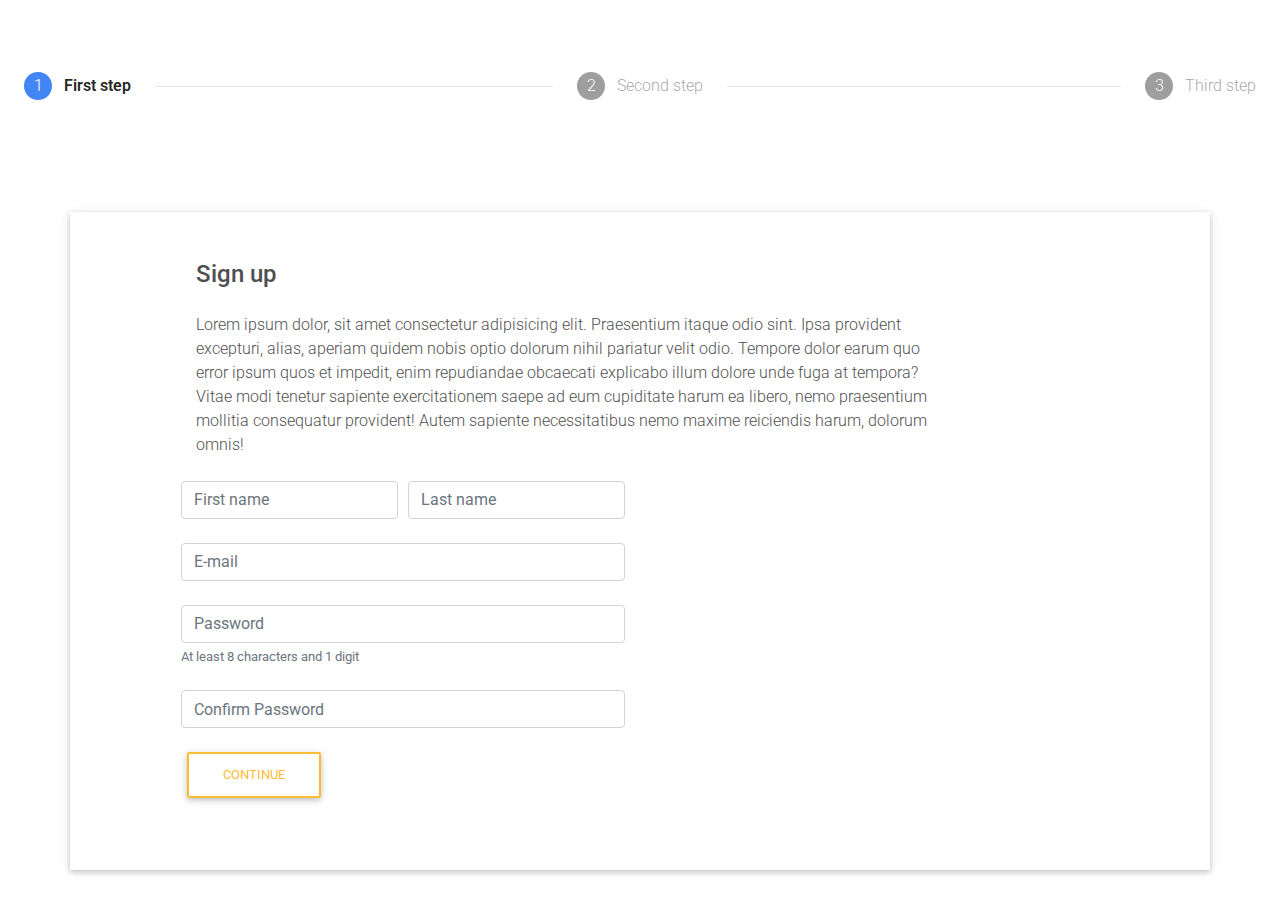
<file: Object/index.html>
<!DOCTYPE html>
<html lang="en">
<head>
  <meta charset="UTF-8">
  <meta name="viewport" content="width=device-width, initial-scale=1, shrink-to-fit=no">
  <meta http-equiv="x-ua-compatible" content="ie=edge">
  <title>Material Design for Bootstrap</title>
  <!-- MDB icon -->
  <link rel="icon" href="img/mdb-favicon.ico" type="image/x-icon">
  <!-- Font Awesome -->
  <link rel="stylesheet" href="https://use.fontawesome.com/releases/v5.11.2/css/all.css">
  <!-- Google Fonts Roboto -->
  <link rel="stylesheet" href="https://fonts.googleapis.com/css?family=Roboto:300,400,500,700&display=swap">
  <!-- Bootstrap core CSS -->
  <link rel="stylesheet" href="css/bootstrap.min.css">
  <!-- Material Design Bootstrap -->
  <link rel="stylesheet" href="css/mdb.min.css">
  <!-- Your custom styles (optional) -->
  <link rel="stylesheet" href="css/style.css">

  <!-- <link rel="stylesheet" href="css/resumeStyle.css">` -->
</head>
<body>

  <!-- Start your project here-->
  <!-- Horizontal Steppers -->
<div id="step" class="row">
  <div class="col-md-12">

    <!-- Stepers Wrapper -->
    <ul class="stepper stepper-horizontal">

      <!-- First Step -->
      <li id="step1" class="active">
        <a href="#!">
          <span class="circle">1</span>
          <span class="label">First step</span>
        </a>
      </li>

      <!-- Second Step -->
      <li id="step2" class="">
        <a href="#!">
          <span class="circle">2</span>
          <span class="label">Second step</span>
        </a>
      </li>

      <!-- Third Step -->
      <li id="step3" class="">
        <a href="#!">
          <span class="circle">3</span>
          <span class="label">Third step</span>
        </a>
      </li>

    </ul>
    <!-- /.Stepers Wrapper -->

  </div>
</div>
<!-- /.Horizontal Steppers -->
  
  <!-- 1st Page -->

  <div class="container my-5 py-5 z-depth-1 pages" id="page1">

 
    <!--Section: Content-->
    <section class="px-md-5 mx-md-5 text-center text-lg-left dark-grey-text">

        <!--Grid column-->
        <div class="col-md-10">

                    <!-- Default form register -->
                    <form class="text-lg-left" id="form1" action="#!">

                      <p class="h4 mb-4">Sign up</p>
                      <p class="mb-4">Lorem ipsum dolor, sit amet consectetur adipisicing elit. Praesentium itaque odio sint. Ipsa provident excepturi, alias, aperiam quidem nobis optio dolorum nihil pariatur velit odio. Tempore dolor earum quo error ipsum quos et impedit, enim repudiandae obcaecati explicabo illum dolore unde fuga at tempora? Vitae modi tenetur sapiente exercitationem saepe ad eum cupiditate harum ea libero, nemo praesentium mollitia consequatur provident! Autem sapiente necessitatibus nemo maxime reiciendis harum, dolorum omnis!</p>
                    </div>                
      <!--Grid row-->
    <div class="row d-flex justify-content-left">

      <!--Grid column-->
      <div class="col-md-6">    
                  
                      <div class="form-row mb-4">
                        <div class="col">
                          <!-- First name -->
                          <input required type="text" id="fname" class="form-control" placeholder="First name">
                        </div>
                        <div class="col">
                          <!-- Last name -->
                          <input required type="text" id="lname" class="form-control" placeholder="Last name" value="">
                        </div>
                      </div>
          
                      <!-- E-mail -->
                      <input required type="email" id="email" class="form-control mb-4" placeholder="E-mail">
          
                      <!-- Password -->
                      <input required type="password" id="defaultRegisterFormPassword" class="form-control" placeholder="Password"
                        aria-describedby="defaultRegisterFormPasswordHelpBlock">
                      <small id="defaultRegisterFormPasswordHelpBlock" class="form-text text-muted mb-4">
                        At least 8 characters and 1 digit
                      </small>

                      <input required type="password" id="defaultRegisterFormPassword" class="form-control" placeholder="Confirm Password"
                        aria-describedby="defaultRegisterFormPasswordHelpBlock">

          
                      <!-- Sign up button -->
                      <div class="float-left"><button class="btn my-4 btn-outline-warning waves-effect cont" type="submit">Continue</button></div>

          
                    </form>
                    <!-- Default form register-->
                    <form class="text-lg-left" action="#!">

                      
                    </form>

        </div>
        <!--Grid column-->

      </div>
      <!--Grid row-->


    </section>
    <!--Section: Content-->


  </div>

  <!-- Page 1 Finish -->

  <!-- 2nd Page -->

  <div class="container my-5 py-5 z-depth-1 hide" id="page2">

 
    <!--Section: Content-->
    <section class="px-md-5 mx-md-5 text-center text-lg-left dark-grey-text">
        <!--Grid column-->
        <div class="col-md-10">

                    <!-- Default form register -->
                    <form class="text-lg-left" id="form2" action="#!">

                      <p class="h4 mb-4">Sign up</p>
                      <p class="mb-4">Lorem ipsum dolor, sit amet consectetur adipisicing elit. Praesentium itaque odio sint. Ipsa provident excepturi, alias, aperiam quidem nobis optio dolorum nihil pariatur velit odio. Tempore dolor earum quo error ipsum quos et impedit, enim repudiandae obcaecati explicabo illum dolore unde fuga at tempora? Vitae modi tenetur sapiente exercitationem saepe ad eum cupiditate harum ea libero, nemo praesentium mollitia consequatur provident! Autem sapiente necessitatibus nemo maxime reiciendis harum, dolorum omnis!</p>
                    </div>                  
    <!--Grid row-->
    <div class="row d-flex justify-content-left">

      <!--Grid column-->
      <div class="col-md-6">
                      <select required class="browser-default custom-select mb-2" id="nearOfc">
                        <option>Office</option>
                        <option value="Gfk Etilize">Gfk Etilize</option>
                        <option value="P&G">P&G</option>
                      </select>
                      <!-- Add -->
                      <input required type="text" id="add" class="form-control mb-2" placeholder="Address*">
                      <!-- Add2 -->
                      <input type="text" id="add2" class="form-control mb-2" placeholder="Address 2*">
      
                      <!-- city -->
                      <input required type="text" id="city" class="form-control mb-2" placeholder="City*">
                      <div class="mb-2 font-weight-bold">Where will you relocate to?</div>
                        <select required id="state" class="browser-default custom-select mb-2" size="3" multiple>
                          <option>--State--</option>
                          <option value="Sindh">Sindh</option>
                          <option value="Punjab">Punjab</option>
                          <option value="Balochistan">Balochistan</option>
                          <option value="KPK">KPK</option>
                          <option value="Gilgit">Gilgit</option>
                        </select>

                        <select required id="country" class="browser-default custom-select mb-2" size="3" multiple>
                          <option>--Country--</option>
                          <option value="Pakistan">Pakistan</option>
                          <option value="Bangladesh">Bangladesh</option>
                          <option value="Srilanka">Srilanka</option>
                        </select>

                        <input type="text" id="code" class="form-control mb-2" placeholder="Post Card">

                         <!-- Phone number -->
                      <input required type="number" id="phone" class="form-control mb-2" placeholder="Phone number"
                        aria-describedby="defaultRegisterFormPhoneHelpBlock">
                      <input required type="number" id="mobile" class="form-control mb-2" placeholder="Mobile number"
                      aria-describedby="defaultRegisterFormPhoneHelpBlock">
          
                      <!-- Sign up button -->
                      <div class="float-left"><button class="btn my-2 btn-outline-warning waves-effect cont" type="submit">Continue</button></div>
                      <div class="float-right"><button id="p2Bbtn" class="btn my-2 btn-outline-dark waves-effect back" type="button">Back</button></div>
          
          
                    </form>
                    <!-- Default form register-->

        </div>
        <!--Grid column-->

      </div>
      <!--Grid row-->


    </section>
    <!--Section: Content-->


  </div>

  <!-- 2nd Page Finish -->

  <!-- 3rd Page -->

  <div class="container my-5 py-5 z-depth-1 hide" id="page3">

 
    <!--Section: Content-->
    <section class="px-md-5 mx-md-5 text-center text-lg-left dark-grey-text">

      <div class="col-md-10">

                    <!-- Default form register -->
                    <form class="text-lg-left" id="form3" action="#!">

                      <p class="h4 mb-4">Sign up</p>
                      <p class="mb-4">Lorem ipsum dolor, sit amet consectetur adipisicing elit. Praesentium itaque odio sint. Ipsa provident excepturi, alias, aperiam quidem nobis optio dolorum nihil pariatur velit odio. Tempore dolor earum quo error ipsum quos et impedit, enim repudiandae obcaecati explicabo illum dolore unde fuga at tempora? Vitae modi tenetur sapiente exercitationem saepe ad eum cupiditate harum ea libero, nemo praesentium mollitia consequatur provident! Autem sapiente necessitatibus nemo maxime reiciendis harum, dolorum omnis!</p>
                    </div>
                      <!--Grid row-->
                <div class="row d-flex justify-content-left">

                  <!--Grid column-->
                  <div class="col-md-6">

                      <select required id="categories" class="browser-default custom-select mb-2">
                        <option>--Categories--</option>
                        <option value="Engineering">Engineering</option>
                        <option value="Finace">Finace</option>
                        <option value="Marketing">Marketing</option>
                      </select>
                      <!-- Job title -->
                      <input required id="title" type="text" class="form-control mb-2" placeholder="Job title">
                      
                      <div class="mb-2 font-weight-bold">Where will you relocate to?</div>

                        <!-- location -->
                        <select required id="location" class="browser-default custom-select mb-2" size="3" multiple>
                          <option>Open this select menu</option>
                          <option value="Sindh">Sindh</option>
                          <option value="Punjab">Punjab</option>
                          <option value="Balochistan">Balochistan</option>
                          <option value="KPK">KPK</option>
                          <option value="Gilgit">Gilgit</option>
                        </select>

                        <!-- Experience -->
                        <select id="experience" class="browser-default custom-select mb-2" size="3" multiple>
                          <option>Years of Experience</option>
                          <option value="0">0</option>
                          <option value="1">1</option>
                          <option value="2">2</option>
                        </select>

                        <div class="mb-2 font-weight-bold">Countries Authorized to work in</div>
                        
                        <!-- country -->
                        <select required id="authorizeCountry" class="browser-default custom-select mb-2">
                          <option>--Countries--</option>
                          <option value="Canada">Canada</option>
                          <option value="USA">USA</option>
                          <option value="UK">UK</option>
                          <option value="Pakistan">Pakistan</option>
                          <option value="Germany">Germany</option>
                        </select>

                        <!-- website -->
                        <input type="text" id="website" class="form-control mb-2" placeholder="Website">
                        
                        <!-- Age -->
                        <select required id="age" class="browser-default custom-select mb-2">
                          <option selected>--Age--</option>
                          <option value="23">23</option>
                          <option value="24">24</option>
                          <option value="25">25</option>
                        </select>

                        <div class="mb-2 font-weight-bold">If you selected "Other" please enter specific information below</div>
                        
                        <input id="other" type="text" class="form-control mb-2">
                        
                        <div class="mb-2 font-weight-bold">Picture</div>
                        <div class="input-group mb-2">
                          <div class="input-group-prepend">
                            <span class="input-group-text" id="upload">Upload</span>
                          </div>
                          <div class="custom-file">
                            <input type="file" class="custom-file-input" id="file"
                              aria-describedby="inputGroupFileAddon01">
                            <label class="custom-file-label" for="file">Choose file</label>
                          </div>
                        </div>

                        <div class="mb-4">Upload your profile picture</div>

                        <div class="form-check">
                          <input required type="checkbox" class="form-check-input" id="Terms&condition">
                          <small class="form-text text-muted mb-4">
                            <label class="form-check-label">I have read and agree to a <a href="#materialRegisterFormNewsletter">Terms & Conditions</a></label>
                          </small>
                      </div>
                         
                      <!-- Sign up button -->
                      <div class="float-left"><button class="btn my-2 btn-outline-success waves-effect" type="submit">Submit</button></div>
                      <!-- <button class="btn my-2 btn-outline-success waves-effect" type="submit">Submit</button> -->
                      <div class="float-right"><button id="p3Bbtn" class="btn my-2 btn-outline-dark waves-effect back" type="button">Back</button></div>
                      <button type="button" id="createResume" class="btn btn-default btn-lg btn-block mt-6" disabled>Create Resume</button>
                    </form>

                    <!-- Default form register-->
                    <form class="text-lg-left" action="#!">

                    </form>

        </div>
        <!--Grid column-->

      </div>
      <!--Grid row-->

    </section>
    <!--Section: Content-->

  </div>

  <!-- 3rd Page Finish -->


  <!-- Sample Resume -->
<div id="resume" class="container hide">
<div id="header"></div>
<div class="left"></div>
<div class="stuff">
  <br><br>
  <h1 id="uName">Resume</h1>
  <h2 id="jobTitle">Emily</h2>
  <hr />
  <br>
  <p class="head">Interests</p>
  <ul>
    <li>Drawing</li>
    <li>Photography</li>
    <li>Design</li>
    <li>Programming</li>
    <li>Computer Science</li>
  </ul>
  <p class="head">Skills</p>
  <ul>
    <li>Web Design with HTML & CSS</li>
  </ul>
  <p class="head">Education</p>
  <ul>
    <a href="http://www.wiltonhighschool.org/pages/Wilton_High_School">
      <li>Wilton High School</li>
    </a>
    <!--Link-->
    <a href="https://www.silvermineart.org/">
      <li>Silvermine School of Arts</li>
    </a>
    <li>Codeacademy</li>
  </ul>
  <p class="head">Experience</p>
  <ul>
    <li>Student Technology Intern for Wilton School District</li>
    <li>Babysitter</li>
  </ul>
  <p class="head">Extracurriculars</p>
  <ul>
    <li>Recycling Club</li>
    <li>Gardening Club</li>
    <li>Book Club</li>
  </ul>
</div>
<div class="right"></div>
<div id="footer">

  <div class="float-right"><a id="reload" class="btn btn-primary btn-lg active" role="button" aria-pressed="true">Record Another Response</a></div>

  <!-- <div class="float-right"><button id="return" class="btn my-2 btn-primary waves-effect" type="button">Record Another Response</button></div> -->

  

</div>
</body>


  
  <!-- End your project here-->

  <!-- jQuery -->
  <script type="text/javascript" src="js/jquery.min.js"></script>
  <!-- Bootstrap tooltips -->
  <script type="text/javascript" src="js/popper.min.js"></script>
  <!-- Bootstrap core JavaScript -->
  <script type="text/javascript" src="js/bootstrap.min.js"></script>
  <!-- MDB core JavaScript -->
  <script type="text/javascript" src="js/mdb.min.js"></script>
  <!-- Your custom scripts (optional) -->
  <script type="text/javascript"></script>
  <!-- My Script -->
  <script type="text/javascript" src="js/index.js"></script>

</body>
</html>
</file>
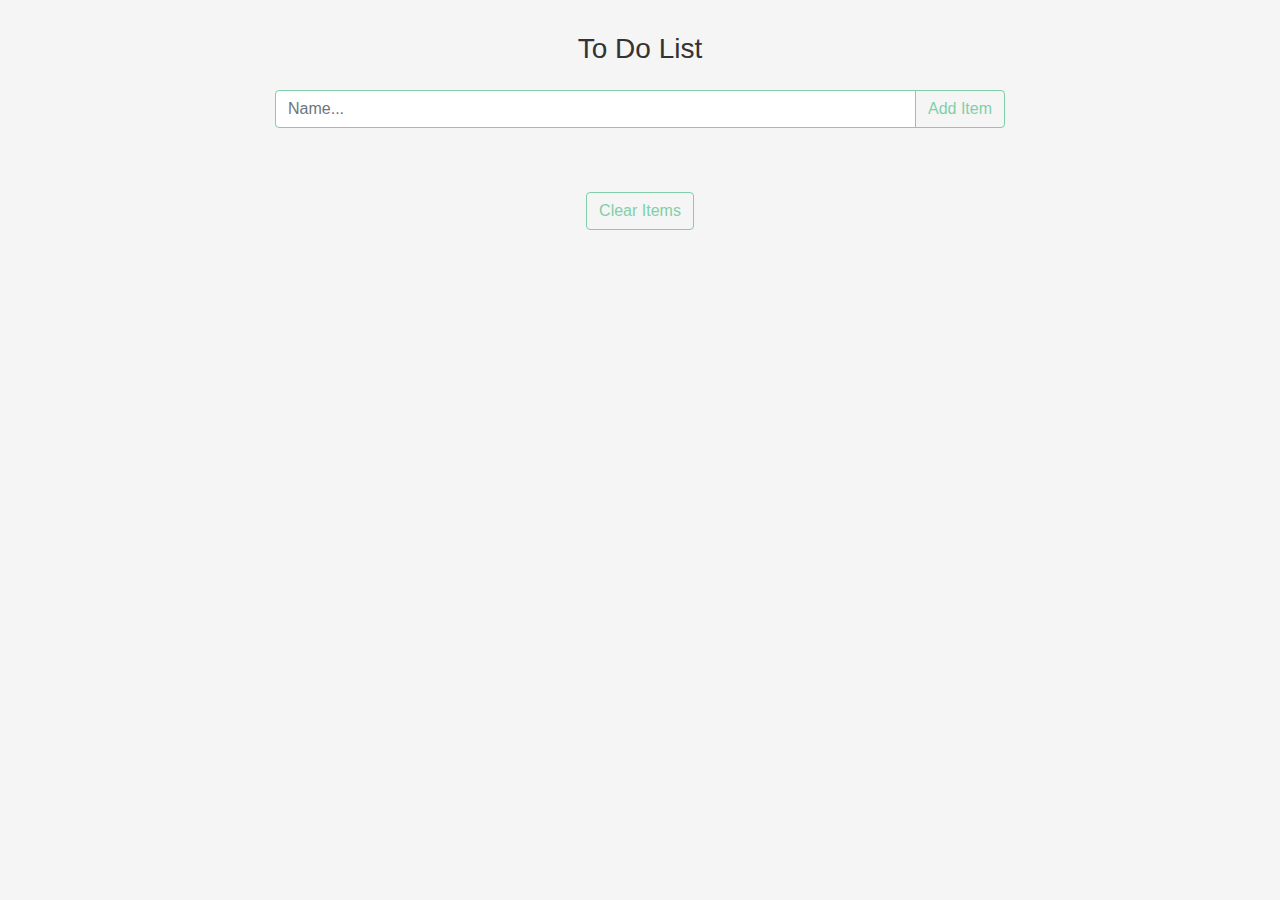
<file: EVENTS/Todo-List/index.html>
<!DOCTYPE html>
<html lang="en">

<head>
 <!-- bootstrap css -->
 <link rel="stylesheet" href="css/bootstrap.min.css">
 <!-- main css -->
 <link rel="stylesheet" href="css/main.css">
 <!-- google fonts -->
 <link href="https://fonts.googleapis.com/css?family=Courgette" rel="stylesheet">

 <!-- font awesome -->
 <link rel="stylesheet" href="css/all.css">
 <title>To do List</title>
 <style>
 </style>
</head>

<body>
 <div class="container">
  <div class="row">
   <div class="col mx-auto col-md-8 mt-3 text-center">
    <div class="alert text-capitalize alert-danger feedback">
     write value for item
    </div>
    <!-- form -->
    <form id="itemForm" class="my-3" action="#!">
     <h3 class="text-capitalize mb-4">to do list</h3>
     <div class="input-group">
      <input type="text" class="form-control text-capitalize" id="itemInput" placeholder="name..." value="">
      <div class="input-group-append">
       <button class="btn btn-green text-capitalize" type="submit">add item</button>
      </div>
     </div>
    </form>
    <div class="item-container">
     <!-- end of form  -->
     <div class="item-list my-5">
    <!--single Item-->  
    </div>
     <button type="button" class="btn btn-green my-3 text-capitalize" id="clear-list">clear items</button>
    </div>
   </div>
  </div>
 </div>




 <!-- jquery -->
 <script src="js/jquery-3.3.1.min.js"></script>
 <!-- bootstrap js -->
 <script src="js/bootstrap.bundle.min.js"></script>
 <!-- script js -->
 <script src="js/app.js"></script>
</body>

</html>
</file>
<file: Object/css/style.css>
.show{
    display: block;
}

.hide{
    display: none;
}
</file>
<file: EVENTS/Todo-List/css/main.css>
:root {
  --mainWhite: #f5f5f5;
  --mainGreen: #80cfa9;
  --mainBlack: #333333;
  --mainRed: #d62828;
  --mainBlue: #11b5e4;
}
body {
  background: var(--mainWhite);
  color: #333333;
}
.btn-green {
  border-color: var(--mainGreen);
  background: transparent;
  color: var(--mainGreen);
}
.btn-green:hover {
  background: var(--mainGreen);
  color: var(--mainBlack);
}

.form-control {
  border-color: var(--mainGreen) !important;
}

.feedback {
  display: none;
}
.item {
  display: flex;
  justify-content: space-between;
}
.item-icon {
  font-size: 1.2rem;
  cursor: pointer;
}
.complete-item {
  color: var(--mainGreen);
}
.complete-item:hover {
  color: var(--mainGreen);
}
.edit-item {
  color: var(--mainBlue);
}
.edit-item:hover {
  color: var(--mainBlue);
}
.delete-item {
  color: var(--mainRed);
}
.delete-item:hover {
  color: var(--mainRed);
}
.completed {
  text-decoration: line-through;
  opacity: 0.5;
}
.visibility {
  opacity: 0.3;
}
.showItem {
  display: block;
}
</file>
